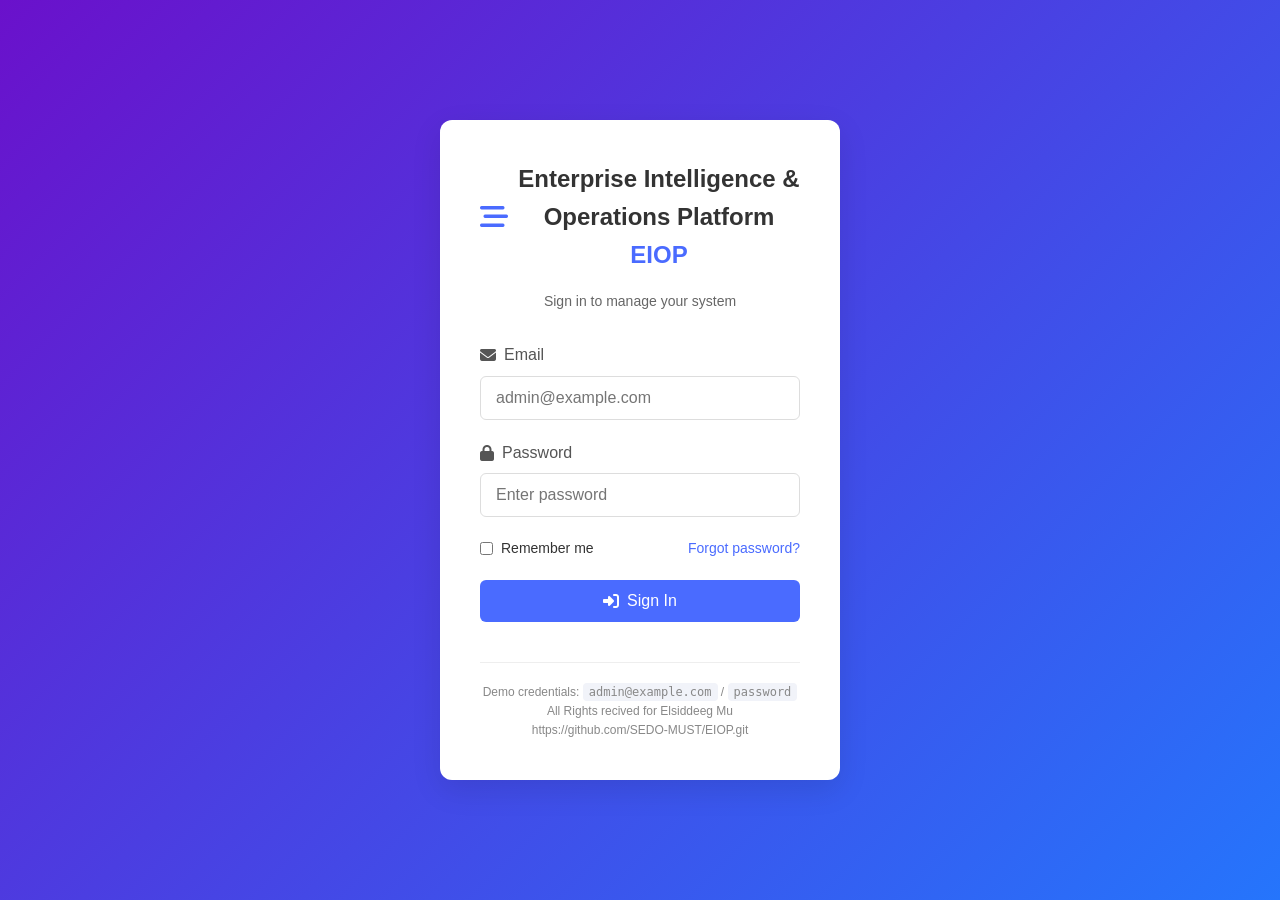
<file: W-F/index.html>
<!DOCTYPE html>
<html lang="en">
<head>
    <meta charset="UTF-8">
    <meta name="viewport" content="width=device-width, initial-scale=1.0">
    <title>EIOP  | Login</title>
    <link rel="stylesheet" href="css-style.css">
    <link rel="stylesheet" href="css-responsive.css">
    <link rel="stylesheet" href="https://cdnjs.cloudflare.com/ajax/libs/font-awesome/6.4.0/css/all.min.css">
</head>
<body class="login-page">
    <div class="login-container">
        <div class="login-header">
            <div class="logo">
                <i class="fas fa-stream"></i>
                <h1>Enterprise Intelligence & Operations Platform  <span>EIOP</span></h1>
            </div>
            <p>Sign in to manage your system</p>
        </div>
        
        <form id="loginForm" class="login-form">
            <div class="form-group">
                <label for="email"><i class="fas fa-envelope"></i> Email</label>
                <input type="email" id="email" placeholder="admin@example.com" required>
            </div>
            
            <div class="form-group">
                <label for="password"><i class="fas fa-lock"></i> Password</label>
                <input type="password" id="password" placeholder="Enter password" required>
            </div>
            
            <div class="form-options">
                <label class="checkbox">
                    <input type="checkbox" id="remember">
                    <span>Remember me</span>
                </label>
                <a href="#" class="forgot-link">Forgot password?</a>
            </div>
            
            <button type="submit" class="btn btn-primary btn-block">
                <i class="fas fa-sign-in-alt"></i> Sign In
            </button>
            
            <div class="login-footer">
                <p>Demo credentials: <code>admin@example.com</code> / <code>password</code></p>
                <p>All Rights recived for Elsiddeeg Mu https://github.com/SEDO-MUST/EIOP.git </p>
            </div>
        </form>
    </div>
    
    <script src="js-auth.js"></script>
</body>
</html>
</file>
<file: W-F/css-style.css>
/* Reset and Base Styles */
* {
    margin: 0;
    padding: 0;
    box-sizing: border-box;
    font-family: 'Segoe UI', Tahoma, Geneva, Verdana, sans-serif;
}

body {
    background-color: #f5f7fa;
    color: #333;
    line-height: 1.6;
}

/* Login Page Styles */
.login-page {
    display: flex;
    justify-content: center;
    align-items: center;
    min-height: 100vh;
    background: linear-gradient(135deg, #6a11cb 0%, #2575fc 100%);
}

.login-container {
    background: white;
    border-radius: 12px;
    box-shadow: 0 10px 30px rgba(0, 0, 0, 0.1);
    width: 100%;
    max-width: 400px;
    padding: 40px;
}

.login-header {
    text-align: center;
    margin-bottom: 30px;
}

.logo {
    display: flex;
    align-items: center;
    justify-content: center;
    margin-bottom: 15px;
}

.logo i {
    font-size: 28px;
    color: #4a6bff;
    margin-right: 10px;
}

.logo h1, .logo h2 {
    font-size: 24px;
    font-weight: 700;
    color: #333;
}

.logo span {
    color: #4a6bff;
}

.login-header p {
    color: #666;
    font-size: 14px;
}

.login-form {
    display: flex;
    flex-direction: column;
    gap: 20px;
}

.form-group {
    display: flex;
    flex-direction: column;
}

.form-group label {
    margin-bottom: 8px;
    font-weight: 500;
    color: #555;
    display: flex;
    align-items: center;
    gap: 8px;
}

.form-group input, .form-group select, .form-group textarea {
    padding: 12px 15px;
    border: 1px solid #ddd;
    border-radius: 6px;
    font-size: 16px;
    transition: border 0.3s;
}

.form-group input:focus, .form-group select:focus, .form-group textarea:focus {
    outline: none;
    border-color: #4a6bff;
}

.form-options {
    display: flex;
    justify-content: space-between;
    align-items: center;
    font-size: 14px;
}

.checkbox {
    display: flex;
    align-items: center;
    gap: 8px;
    cursor: pointer;
}

.forgot-link {
    color: #4a6bff;
    text-decoration: none;
}

.forgot-link:hover {
    text-decoration: underline;
}

.login-footer {
    margin-top: 20px;
    padding-top: 20px;
    border-top: 1px solid #eee;
    text-align: center;
    font-size: 12px;
    color: #888;
}

.login-footer code {
    background: #f1f3f9;
    padding: 2px 6px;
    border-radius: 4px;
    font-family: monospace;
}

/* Button Styles */
.btn {
    padding: 12px 20px;
    border: none;
    border-radius: 6px;
    font-size: 16px;
    font-weight: 500;
    cursor: pointer;
    display: inline-flex;
    align-items: center;
    justify-content: center;
    gap: 8px;
    transition: all 0.3s;
}

.btn-primary {
    background-color: #4a6bff;
    color: white;
}

.btn-primary:hover {
    background-color: #3a5bef;
}

.btn-secondary {
    background-color: #6c757d;
    color: white;
}

.btn-secondary:hover {
    background-color: #5a6268;
}

.btn-danger {
    background-color: #dc3545;
    color: white;
}

.btn-danger:hover {
    background-color: #c82333;
}

.btn-outline {
    background-color: transparent;
    border: 1px solid #ddd;
    color: #555;
}

.btn-outline:hover {
    background-color: #f8f9fa;
}

.btn-block {
    width: 100%;
}

.btn-link {
    color: #4a6bff;
    text-decoration: none;
    font-weight: 500;
}

.btn-link:hover {
    text-decoration: underline;
}

.btn-icon {
    width: 36px;
    height: 36px;
    border-radius: 50%;
    display: flex;
    align-items: center;
    justify-content: center;
    border: none;
    cursor: pointer;
    background: transparent;
}

/* Top Navigation Bar */
.top-navbar {
    background-color: white;
    box-shadow: 0 2px 10px rgba(0, 0, 0, 0.05);
    padding: 0 20px;
    height: 70px;
    display: flex;
    align-items: center;
    justify-content: space-between;
    position: fixed;
    top: 0;
    left: 0;
    right: 0;
    z-index: 100;
}

.nav-left {
    display: flex;
    align-items: center;
    gap: 20px;
}

.sidebar-toggle {
    background: none;
    border: none;
    font-size: 20px;
    color: #555;
    cursor: pointer;
    width: 40px;
    height: 40px;
    border-radius: 6px;
    display: flex;
    align-items: center;
    justify-content: center;
}

.sidebar-toggle:hover {
    background-color: #f5f7fa;
}

.nav-right {
    display: flex;
    align-items: center;
    gap: 20px;
}

.notification {
    position: relative;
    cursor: pointer;
    font-size: 20px;
    color: #555;
    width: 40px;
    height: 40px;
    border-radius: 6px;
    display: flex;
    align-items: center;
    justify-content: center;
}

.notification:hover {
    background-color: #f5f7fa;
}

.badge {
    position: absolute;
    top: -5px;
    right: -5px;
    background-color: #dc3545;
    color: white;
    font-size: 12px;
    width: 20px;
    height: 20px;
    border-radius: 50%;
    display: flex;
    align-items: center;
    justify-content: center;
}

.user-profile {
    display: flex;
    align-items: center;
    gap: 10px;
    cursor: pointer;
    position: relative;
    padding: 5px 10px;
    border-radius: 6px;
}

.user-profile:hover {
    background-color: #f5f7fa;
}

.user-profile img {
    width: 40px;
    height: 40px;
    border-radius: 50%;
    object-fit: cover;
    border: 2px solid #f0f0f0;
}

.dropdown-menu {
    position: absolute;
    top: 100%;
    right: 0;
    background: white;
    box-shadow: 0 5px 15px rgba(0, 0, 0, 0.1);
    border-radius: 6px;
    min-width: 200px;
    display: none;
    flex-direction: column;
    overflow: hidden;
    z-index: 101;
}

.dropdown-menu a {
    padding: 12px 20px;
    display: flex;
    align-items: center;
    gap: 10px;
    text-decoration: none;
    color: #333;
}

.dropdown-menu a:hover {
    background-color: #f8f9fa;
}

.user-profile:hover .dropdown-menu {
    display: flex;
}

/* Sidebar Styles */
.sidebar {
    background-color: white;
    width: 250px;
    height: calc(100vh - 70px);
    position: fixed;
    top: 70px;
    left: 0;
    box-shadow: 2px 0 10px rgba(0, 0, 0, 0.05);
    overflow-y: auto;
    transition: transform 0.3s;
    z-index: 99;
}

.sidebar-menu {
    padding: 20px 0;
}

.menu-header {
    padding: 15px 25px 10px;
    font-size: 12px;
    font-weight: 600;
    color: #888;
    text-transform: uppercase;
    letter-spacing: 1px;
}

.menu-item {
    display: flex;
    align-items: center;
    padding: 12px 25px;
    text-decoration: none;
    color: #555;
    gap: 15px;
    transition: all 0.3s;
    position: relative;
}

.menu-item:hover {
    background-color: #f8f9fa;
    color: #4a6bff;
}

.menu-item.active {
    background-color: #f0f4ff;
    color: #4a6bff;
    border-left: 4px solid #4a6bff;
}

.menu-item i {
    font-size: 18px;
    width: 24px;
    text-align: center;
}

.menu-badge {
    background-color: #4a6bff;
    color: white;
    font-size: 12px;
    padding: 2px 8px;
    border-radius: 10px;
    margin-left: auto;
}

/* Main Content */
.main-content {
    margin-top: 70px;
    margin-left: 250px;
    padding: 30px;
    transition: margin-left 0.3s;
}

.page-header {
    margin-bottom: 30px;
    display: flex;
    justify-content: space-between;
    align-items: center;
    flex-wrap: wrap;
    gap: 20px;
}

.page-header h1 {
    font-size: 28px;
    color: #333;
}

.page-header p {
    color: #666;
    margin-top: 5px;
}

/* Stats Cards */
.stats-grid {
    display: grid;
    grid-template-columns: repeat(auto-fill, minmax(240px, 1fr));
    gap: 20px;
    margin-bottom: 30px;
}

.stat-card {
    background: white;
    border-radius: 10px;
    padding: 25px;
    box-shadow: 0 5px 15px rgba(0, 0, 0, 0.05);
    display: flex;
    align-items: center;
    gap: 20px;
    transition: transform 0.3s;
}

.stat-card:hover {
    transform: translateY(-5px);
}

.stat-icon {
    width: 60px;
    height: 60px;
    border-radius: 10px;
    display: flex;
    align-items: center;
    justify-content: center;
    font-size: 24px;
}

.stat-icon.primary {
    background-color: #e8eeff;
    color: #4a6bff;
}

.stat-icon.success {
    background-color: #e7f7ef;
    color: #28a745;
}

.stat-icon.warning {
    background-color: #fff3cd;
    color: #ffc107;
}

.stat-icon.danger {
    background-color: #f8d7da;
    color: #dc3545;
}

.stat-info h3 {
    font-size: 28px;
    margin-bottom: 5px;
    color: #333;
}

.stat-info p {
    color: #666;
    font-size: 14px;
}

.stat-trend {
    margin-left: auto;
    font-size: 14px;
    font-weight: 500;
}

.stat-trend.up {
    color: #28a745;
}

.stat-trend.down {
    color: #dc3545;
}

.stat-trend.neutral {
    color: #6c757d;
}

/* Content Grid */
.content-grid {
    display: grid;
    grid-template-columns: repeat(auto-fit, minmax(300px, 1fr));
    gap: 20px;
    margin-bottom: 30px;
}

/* Card Styles */
.card {
    background: white;
    border-radius: 10px;
    box-shadow: 0 5px 15px rgba(0, 0, 0, 0.05);
    margin-bottom: 20px;
    overflow: hidden;
}

.card-header {
    padding: 20px 25px;
    border-bottom: 1px solid #eee;
    display: flex;
    justify-content: space-between;
    align-items: center;
}

.card-header h3 {
    font-size: 18px;
    color: #333;
}

.card-body {
    padding: 25px;
}

/* Activity List */
.activity-list {
    list-style: none;
}

.activity-list li {
    display: flex;
    gap: 15px;
    padding: 15px 0;
    border-bottom: 1px solid #f5f5f5;
}

.activity-list li:last-child {
    border-bottom: none;
}

.activity-icon {
    width: 40px;
    height: 40px;
    border-radius: 8px;
    display: flex;
    align-items: center;
    justify-content: center;
    flex-shrink: 0;
}

.activity-icon.success {
    background-color: #e7f7ef;
    color: #28a745;
}

.activity-icon.warning {
    background-color: #fff3cd;
    color: #ffc107;
}

.activity-icon.primary {
    background-color: #e8eeff;
    color: #4a6bff;
}

.activity-icon.danger {
    background-color: #f8d7da;
    color: #dc3545;
}

.activity-details p {
    margin-bottom: 5px;
    color: #333;
}

.activity-details small {
    color: #888;
    font-size: 12px;
}

/* Progress Bars */
.progress-item {
    margin-bottom: 20px;
}

.progress-item:last-child {
    margin-bottom: 0;
}

.progress-label {
    display: flex;
    justify-content: space-between;
    margin-bottom: 8px;
    font-size: 14px;
}

.progress-bar {
    height: 8px;
    background-color: #e9ecef;
    border-radius: 4px;
    overflow: hidden;
}

.progress-fill {
    height: 100%;
    background-color: #4a6bff;
    border-radius: 4px;
}

/* Action Buttons */
.action-buttons {
    display: grid;
    grid-template-columns: repeat(auto-fill, minmax(200px, 1fr));
    gap: 15px;
}

.action-btn {
    display: flex;
    flex-direction: column;
    align-items: center;
    justify-content: center;
    padding: 25px 15px;
    background-color: #f8f9fa;
    border-radius: 8px;
    text-decoration: none;
    color: #333;
    transition: all 0.3s;
    border: 1px solid #eee;
}

.action-btn:hover {
    background-color: #e9ecef;
    border-color: #ddd;
    color: #4a6bff;
}

.action-btn i {
    font-size: 28px;
    margin-bottom: 10px;
    color: #4a6bff;
}

/* Filters Bar */
.filters-bar {
    background: white;
    border-radius: 10px;
    padding: 20px;
    margin-bottom: 20px;
    display: flex;
    flex-wrap: wrap;
    gap: 15px;
    align-items: center;
    justify-content: space-between;
    box-shadow: 0 5px 15px rgba(0, 0, 0, 0.05);
}

.search-box {
    display: flex;
    align-items: center;
    background-color: #f8f9fa;
    border-radius: 6px;
    padding: 10px 15px;
    flex-grow: 1;
    max-width: 300px;
}

.search-box i {
    color: #888;
    margin-right: 10px;
}

.search-box input {
    border: none;
    background: transparent;
    width: 100%;
    outline: none;
}

.filter-group {
    display: flex;
    align-items: center;
    gap: 15px;
    flex-wrap: wrap;
}

.dropdown {
    padding: 10px 15px;
    border: 1px solid #ddd;
    border-radius: 6px;
    background-color: white;
    min-width: 150px;
}

/* Table Styles */
.table-responsive {
    overflow-x: auto;
}

.data-table {
    width: 100%;
    border-collapse: collapse;
}

.data-table th {
    background-color: #f8f9fa;
    padding: 15px;
    text-align: left;
    font-weight: 600;
    color: #555;
    border-bottom: 1px solid #eee;
}

.data-table td {
    padding: 15px;
    border-bottom: 1px solid #eee;
    vertical-align: middle;
}

.data-table tr:hover {
    background-color: #f9f9f9;
}

.status-badge {
    padding: 5px 12px;
    border-radius: 20px;
    font-size: 12px;
    font-weight: 500;
}

.status-active {
    background-color: #e7f7ef;
    color: #28a745;
}

.status-paused {
    background-color: #fff3cd;
    color: #ffc107;
}

.status-completed {
    background-color: #e8eeff;
    color: #4a6bff;
}

.table-actions {
    display: flex;
    gap: 10px;
}

/* Pagination */
.pagination {
    display: flex;
    justify-content: center;
    align-items: center;
    gap: 15px;
    margin-top: 30px;
}

.page-numbers {
    display: flex;
    gap: 5px;
}

.page-numbers span {
    width: 40px;
    height: 40px;
    display: flex;
    align-items: center;
    justify-content: center;
    border-radius: 6px;
    cursor: pointer;
}

.page-numbers span:hover {
    background-color: #f8f9fa;
}

.page-active {
    background-color: #4a6bff;
    color: white;
}

/* Empty State */
.empty-state {
    text-align: center;
    padding: 60px 20px;
}

.empty-icon {
    font-size: 60px;
    color: #ddd;
    margin-bottom: 20px;
}

.empty-state h3 {
    margin-bottom: 10px;
    color: #555;
}

.empty-state p {
    color: #888;
    max-width: 400px;
    margin: 0 auto 30px;
}

/* Form Sections */
.form-section {
    margin-bottom: 30px;
    padding-bottom: 30px;
    border-bottom: 1px solid #eee;
}

.form-section:last-child {
    border-bottom: none;
    margin-bottom: 0;
}

.form-section h3 {
    margin-bottom: 20px;
    color: #333;
    display: flex;
    align-items: center;
    gap: 10px;
}

.form-row {
    display: grid;
    grid-template-columns: repeat(auto-fit, minmax(250px, 1fr));
    gap: 20px;
    margin-bottom: 20px;
}

.checkbox-group {
    display: flex;
    flex-wrap: wrap;
    gap: 15px;
    margin-top: 10px;
}

/* Steps Container */
.steps-container {
    margin-bottom: 20px;
}

.step-item {
    background-color: #f8f9fa;
    border-radius: 8px;
    padding: 20px;
    margin-bottom: 15px;
    border-left: 4px solid #4a6bff;
}

.step-header {
    display: flex;
    align-items: center;
    gap: 15px;
    margin-bottom: 15px;
}

.step-number {
    background-color: #4a6bff;
    color: white;
    width: 30px;
    height: 30px;
    border-radius: 50%;
    display: flex;
    align-items: center;
    justify-content: center;
    font-weight: 600;
}

.step-title {
    flex-grow: 1;
    padding: 8px 12px;
    border: 1px solid #ddd;
    border-radius: 6px;
    font-size: 16px;
}

.step-description {
    width: 100%;
    padding: 12px;
    border: 1px solid #ddd;
    border-radius: 6px;
    resize: vertical;
    margin-bottom: 15px;
    font-size: 14px;
}

.step-assignee {
    display: flex;
    align-items: center;
    gap: 10px;
}

.step-assignee select {
    padding: 8px 12px;
    border: 1px solid #ddd;
    border-radius: 6px;
    min-width: 200px;
}

/* Toggle Switch */
.toggle-switch {
    display: flex;
    align-items: center;
    gap: 15px;
}

.toggle-slider {
    position: relative;
    display: inline-block;
    width: 50px;
    height: 24px;
    background-color: #ccc;
    border-radius: 24px;
    transition: background-color 0.3s;
}

.toggle-slider:after {
    content: "";
    position: absolute;
    width: 20px;
    height: 20px;
    border-radius: 50%;
    background-color: white;
    top: 2px;
    left: 2px;
    transition: transform 0.3s;
}

.toggle-switch input {
    display: none;
}

.toggle-switch input:checked + .toggle-slider {
    background-color: #4a6bff;
}

.toggle-switch input:checked + .toggle-slider:after {
    transform: translateX(26px);
}

/* Form Actions */
.form-actions {
    display: flex;
    justify-content: flex-end;
    gap: 15px;
    margin-top: 30px;
    padding-top: 20px;
    border-top: 1px solid #eee;
}

/* Modal Styles */
.modal {
    position: fixed;
    top: 0;
    left: 0;
    width: 100%;
    height: 100%;
    background-color: rgba(0, 0, 0, 0.5);
    display: flex;
    align-items: center;
    justify-content: center;
    z-index: 1000;
    display: none;
}

.modal.active {
    display: flex;
}

.modal-content {
    background: white;
    border-radius: 12px;
    width: 100%;
    max-width: 500px;
    overflow: hidden;
    box-shadow: 0 20px 50px rgba(0, 0, 0, 0.2);
}

.modal-header {
    padding: 20px 25px;
    border-bottom: 1px solid #eee;
    display: flex;
    justify-content: space-between;
    align-items: center;
}

.modal-header h3 {
    font-size: 20px;
    color: #333;
}

.close-modal {
    background: none;
    border: none;
    font-size: 24px;
    cursor: pointer;
    color: #888;
    width: 30px;
    height: 30px;
    display: flex;
    align-items: center;
    justify-content: center;
    border-radius: 4px;
}

.close-modal:hover {
    background-color: #f5f7fa;
}

.modal-body {
    padding: 25px;
}

.modal-footer {
    padding: 20px 25px;
    border-top: 1px solid #eee;
    display: flex;
    justify-content: flex-end;
    gap: 15px;
}

.success-icon {
    text-align: center;
    font-size: 60px;
    color: #28a745;
    margin-bottom: 20px;
}

.text-muted {
    color: #888;
}

/* Utility Classes */
.hidden {
    display: none !important;
}

/* Tasks Page Styles */
.task-list {
    display: flex;
    flex-direction: column;
    gap: 15px;
}

.task-card {
    background: white;
    border: 1px solid #eee;
    border-radius: 8px;
    padding: 20px;
    display: flex;
    gap: 15px;
    align-items: flex-start;
    transition: all 0.3s;
}

.task-card:hover {
    border-color: #4a6bff;
    box-shadow: 0 5px 15px rgba(74, 107, 255, 0.1);
}

.task-checkbox {
    margin-top: 3px;
}

.task-checkbox .checkbox {
    width: 20px;
    height: 20px;
}

.task-checkbox .checkmark {
    width: 20px;
    height: 20px;
    border-radius: 4px;
}

.task-content {
    flex: 1;
}

.task-header {
    display: flex;
    justify-content: space-between;
    align-items: flex-start;
    margin-bottom: 10px;
    flex-wrap: wrap;
    gap: 10px;
}

.task-title {
    font-size: 16px;
    font-weight: 600;
    color: #333;
    margin: 0;
}

.task-title.completed {
    text-decoration: line-through;
    color: #888;
}

.task-meta {
    display: flex;
    gap: 15px;
    font-size: 12px;
    font-weight: 500;
}

.task-priority, .task-status {
    display: flex;
    align-items: center;
    gap: 5px;
}

.task-description {
    color: #666;
    font-size: 14px;
    margin-bottom: 15px;
    line-height: 1.5;
}

.task-footer {
    display: flex;
    justify-content: space-between;
    align-items: center;
    flex-wrap: wrap;
    gap: 10px;
}

.task-info {
    display: flex;
    gap: 20px;
    font-size: 12px;
    color: #888;
}

.task-info i {
    margin-right: 5px;
}

.task-due {
    display: inline-flex;
    align-items: center;
    gap: 5px;
}

.task-due.today {
    color: #ffc107;
    font-weight: 600;
}

.task-due.tomorrow {
    color: #fd7e14;
}

.task-due.overdue {
    color: #dc3545;
    font-weight: 600;
}

.task-due.completed {
    color: #28a745;
}

.task-actions {
    display: flex;
    gap: 5px;
}

.sort-options {
    display: flex;
    align-items: center;
    gap: 10px;
}

.progress-summary {
    margin-top: 20px;
}

.progress-info {
    display: flex;
    justify-content: space-between;
    margin-bottom: 10px;
    font-weight: 500;
}

.progress-details {
    margin-top: 30px;
}

/* Analytics Page Styles */
.chart-container {
    position: relative;
    min-height: 300px;
    margin: 20px 0;
}

.chart-legend {
    display: flex;
    gap: 20px;
    font-size: 14px;
}

.legend-item {
    display: flex;
    align-items: center;
    gap: 5px;
}

/* Bar Chart */
.bar-chart {
    display: flex;
    align-items: flex-end;
    justify-content: space-around;
    height: 250px;
    padding: 20px 0;
    border-bottom: 1px solid #eee;
    position: relative;
}

.chart-labels {
    display: flex;
    justify-content: space-around;
    width: 100%;
    height: 100%;
}

.chart-bar-group {
    display: flex;
    flex-direction: column;
    align-items: center;
    height: 100%;
    width: 40px;
}

.chart-bar-label {
    margin-bottom: 10px;
    font-size: 12px;
    color: #666;
}

.chart-bars {
    display: flex;
    gap: 5px;
    align-items: flex-end;
    height: 100%;
    width: 100%;
}

.chart-bar {
    width: 15px;
    border-radius: 4px 4px 0 0;
    transition: height 0.3s;
}

.chart-bar.completed {
    background-color: #4a6bff;
}

.chart-bar.in-progress {
    background-color: #ffc107;
}

/* Pie Chart */
.pie-chart {
    position: relative;
    width: 200px;
    height: 200px;
    border-radius: 50%;
    margin: 0 auto;
}

.pie-legend {
    display: flex;
    flex-direction: column;
    gap: 10px;
    margin-top: 30px;
}

.legend-item {
    display: flex;
    align-items: center;
    gap: 10px;
}

.legend-color {
    width: 15px;
    height: 15px;
    border-radius: 3px;
}

.legend-text {
    display: flex;
    justify-content: space-between;
    flex: 1;
    font-size: 14px;
}

.legend-name {
    color: #333;
}

.legend-value {
    color: #666;
    font-weight: 600;
}

/* Line Chart */
.line-chart {
    position: relative;
    height: 300px;
    padding: 20px 40px 40px 20px;
}

.chart-grid {
    display: flex;
    height: 100%;
    position: relative;
}

.y-axis {
    display: flex;
    flex-direction: column;
    justify-content: space-between;
    padding-right: 10px;
    font-size: 12px;
    color: #666;
    width: 40px;
}

.chart-content {
    flex: 1;
    position: relative;
    border-left: 1px solid #eee;
    border-bottom: 1px solid #eee;
}

.grid-line {
    position: absolute;
    left: 0;
    right: 0;
    height: 1px;
    background-color: #f0f0f0;
}

.line-path {
    position: absolute;
    height: 2px;
    border-radius: 1px;
    bottom: 0;
    transform-origin: left;
}

.approval-line {
    background-color: #4a6bff;
    width: 100%;
    bottom: 75%;
}

.onboarding-line {
    background-color: #28a745;
    width: 100%;
    bottom: 50%;
}

.processing-line {
    background-color: #ffc107;
    width: 100%;
    bottom: 60%;
}

.data-points {
    position: absolute;
    top: 0;
    left: 0;
    right: 0;
    bottom: 0;
}

.data-point {
    position: absolute;
    width: 8px;
    height: 8px;
    border-radius: 50%;
    transform: translate(-50%, 50%);
}

.data-point.approval {
    background-color: #4a6bff;
    border: 2px solid white;
}

.data-point.onboarding {
    background-color: #28a745;
    border: 2px solid white;
}

.data-point.processing {
    background-color: #ffc107;
    border: 2px solid white;
}

.month-label {
    position: absolute;
    bottom: -30px;
    transform: translateX(-50%);
    font-size: 12px;
    color: #666;
    white-space: nowrap;
}

/* Team Performance */
.team-performance {
    display: flex;
    flex-direction: column;
    gap: 15px;
}

.team-member {
    display: flex;
    justify-content: space-between;
    align-items: center;
    padding: 15px;
    background-color: #f8f9fa;
    border-radius: 8px;
    border: 1px solid #eee;
}

.member-info {
    display: flex;
    align-items: center;
    gap: 15px;
}

.member-info img {
    width: 50px;
    height: 50px;
    border-radius: 50%;
    object-fit: cover;
}

.member-info h4 {
    margin: 0;
    font-size: 16px;
    color: #333;
}

.member-info small {
    color: #666;
    font-size: 12px;
}

.member-stats {
    display: flex;
    gap: 30px;
}

.stat {
    display: flex;
    flex-direction: column;
    align-items: center;
}

.stat-value {
    font-size: 20px;
    font-weight: 600;
    color: #4a6bff;
}

.stat-label {
    font-size: 12px;
    color: #666;
}

/* Insights */
.insights-list {
    display: flex;
    flex-direction: column;
    gap: 20px;
}

.insight-item {
    display: flex;
    gap: 15px;
    padding: 15px;
    background-color: #f8f9fa;
    border-radius: 8px;
    border-left: 4px solid #4a6bff;
}

.insight-item.warning {
    border-left-color: #ffc107;
}

.insight-item.success {
    border-left-color: #28a745;
}

.insight-icon {
    width: 40px;
    height: 40px;
    border-radius: 8px;
    display: flex;
    align-items: center;
    justify-content: center;
    font-size: 18px;
    flex-shrink: 0;
}

.insight-icon.success {
    background-color: #e7f7ef;
    color: #28a745;
}

.insight-icon.warning {
    background-color: #fff3cd;
    color: #ffc107;
}

.insight-icon.primary {
    background-color: #e8eeff;
    color: #4a6bff;
}

.insight-content h4 {
    margin: 0 0 5px 0;
    font-size: 16px;
    color: #333;
}

.insight-content p {
    margin: 0;
    color: #666;
    font-size: 14px;
}

/* Export Modal Styles */
.radio-group {
    display: flex;
    flex-direction: column;
    gap: 10px;
    margin-top: 10px;
}

.radio {
    display: flex;
    align-items: center;
    gap: 10px;
    cursor: pointer;
}

.radio input[type="radio"] {
    margin: 0;
}

/* Coming Soon Pages */
.coming-soon {
    display: flex;
    flex-direction: column;
    align-items: center;
    justify-content: center;
    text-align: center;
    padding: 60px 20px;
}

.coming-soon-icon {
    font-size: 80px;
    color: #ddd;
    margin-bottom: 30px;
}

.coming-soon h2 {
    margin-bottom: 15px;
    color: #333;
}

.coming-soon p {
    color: #666;
    max-width: 500px;
    margin-bottom: 30px;
    line-height: 1.6;
}

/* Responsive adjustments */
@media (max-width: 768px) {
    .task-header {
        flex-direction: column;
        align-items: flex-start;
    }
    
    .task-meta {
        width: 100%;
    }
    
    .task-footer {
        flex-direction: column;
        align-items: flex-start;
    }
    
    .task-info {
        width: 100%;
        justify-content: space-between;
    }
    
    .team-member {
        flex-direction: column;
        align-items: flex-start;
        gap: 15px;
    }
    
    .member-stats {
        width: 100%;
        justify-content: space-around;
    }
    
    .bar-chart {
        height: 200px;
    }
    
    .chart-bar-group {
        width: 30px;
    }
}
</file>
<file: W-F/css-responsive.css>
/* Responsive Design */

/* Tablets and smaller screens */
@media (max-width: 992px) {
    .sidebar {
        transform: translateX(-100%);
    }
    
    .main-content {
        margin-left: 0;
    }
    
    .sidebar.active {
        transform: translateX(0);
    }
    
    .stats-grid {
        grid-template-columns: repeat(2, 1fr);
    }
    
    .content-grid {
        grid-template-columns: 1fr;
    }
    
    .action-buttons {
        grid-template-columns: repeat(2, 1fr);
    }
}

/* Mobile devices */
@media (max-width: 768px) {
    .top-navbar {
        padding: 0 15px;
        height: 60px;
    }
    
    .logo h2 {
        font-size: 18px;
    }
    
    .main-content {
        padding: 20px 15px;
        margin-top: 60px;
    }
    
    .sidebar {
        top: 60px;
        width: 100%;
    }
    
    .stats-grid {
        grid-template-columns: 1fr;
    }
    
    .page-header {
        flex-direction: column;
        align-items: flex-start;
    }
    
    .header-right {
        align-self: stretch;
    }
    
    .header-right .btn {
        width: 100%;
    }
    
    .filters-bar {
        flex-direction: column;
        align-items: stretch;
    }
    
    .filter-group {
        flex-direction: column;
        align-items: stretch;
    }
    
    .dropdown {
        width: 100%;
    }
    
    .table-responsive {
        font-size: 14px;
    }
    
    .table-actions {
        flex-direction: column;
        gap: 5px;
    }
    
    .action-buttons {
        grid-template-columns: 1fr;
    }
    
    .form-row {
        grid-template-columns: 1fr;
    }
    
    .form-actions {
        flex-direction: column;
    }
    
    .form-actions .btn {
        width: 100%;
    }
    
    .modal-content {
        margin: 15px;
    }
}

/* Small mobile devices */
@media (max-width: 480px) {
    .login-container {
        padding: 30px 20px;
        margin: 15px;
    }
    
    .card-header {
        flex-direction: column;
        align-items: flex-start;
        gap: 10px;
    }
    
    .pagination {
        flex-direction: column;
        gap: 10px;
    }
    
    .modal-footer {
        flex-direction: column;
    }
    
    .modal-footer .btn {
        width: 100%;
    }
}

/* Sidebar toggle for mobile */
@media (min-width: 993px) {
    .sidebar-toggle {
        display: none;
    }
}
</file>
